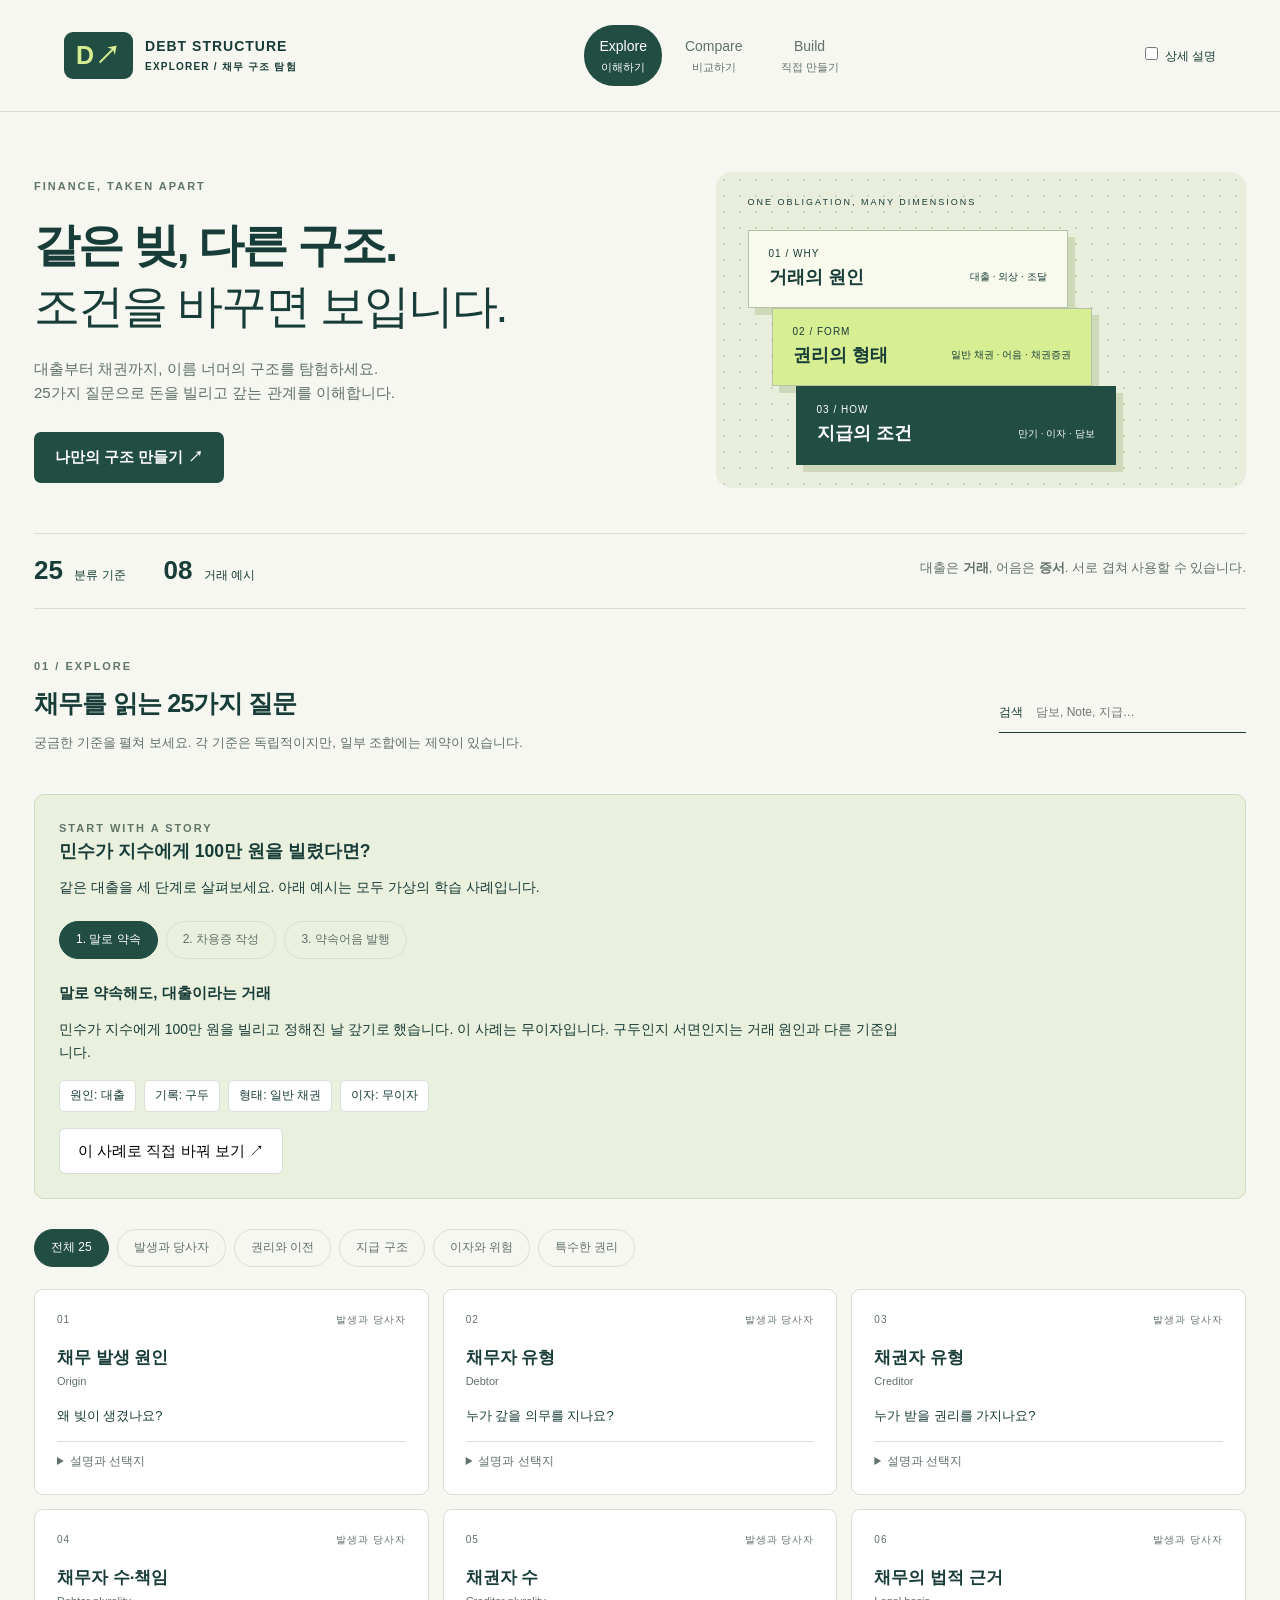
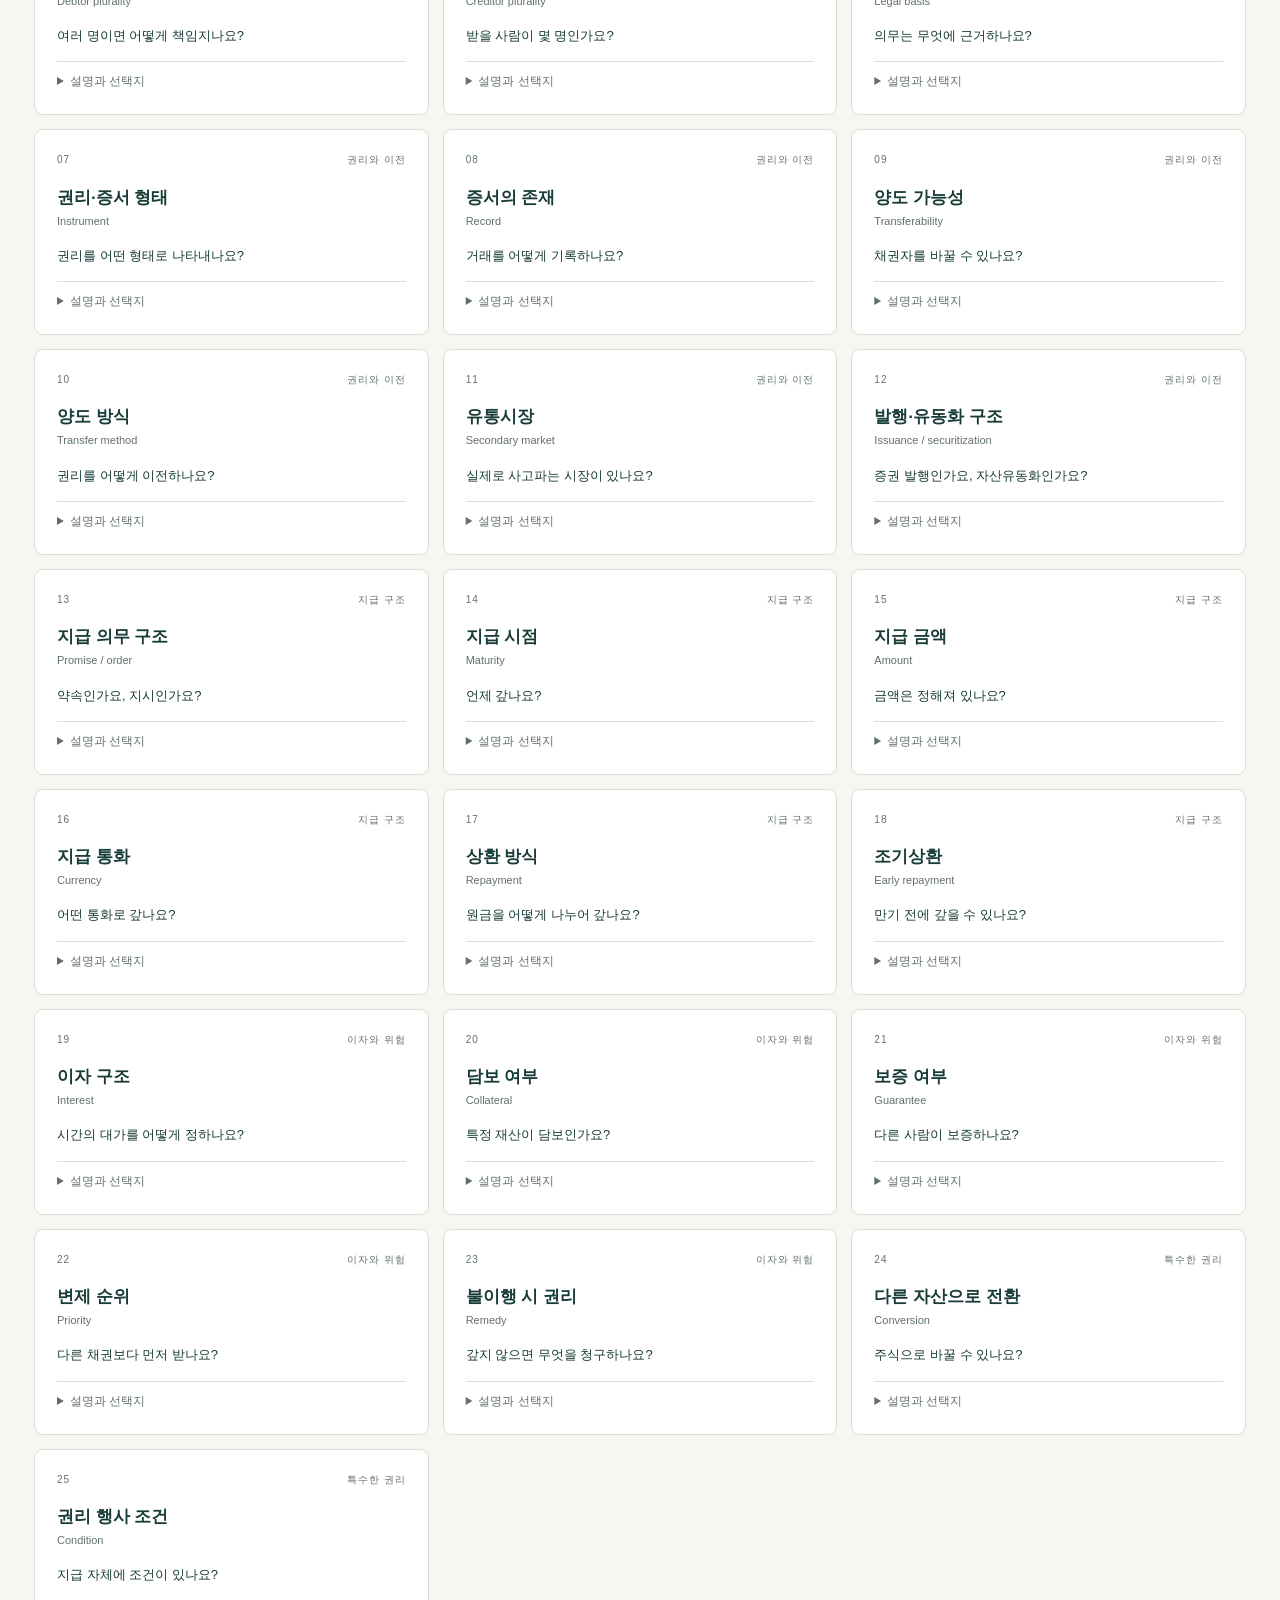
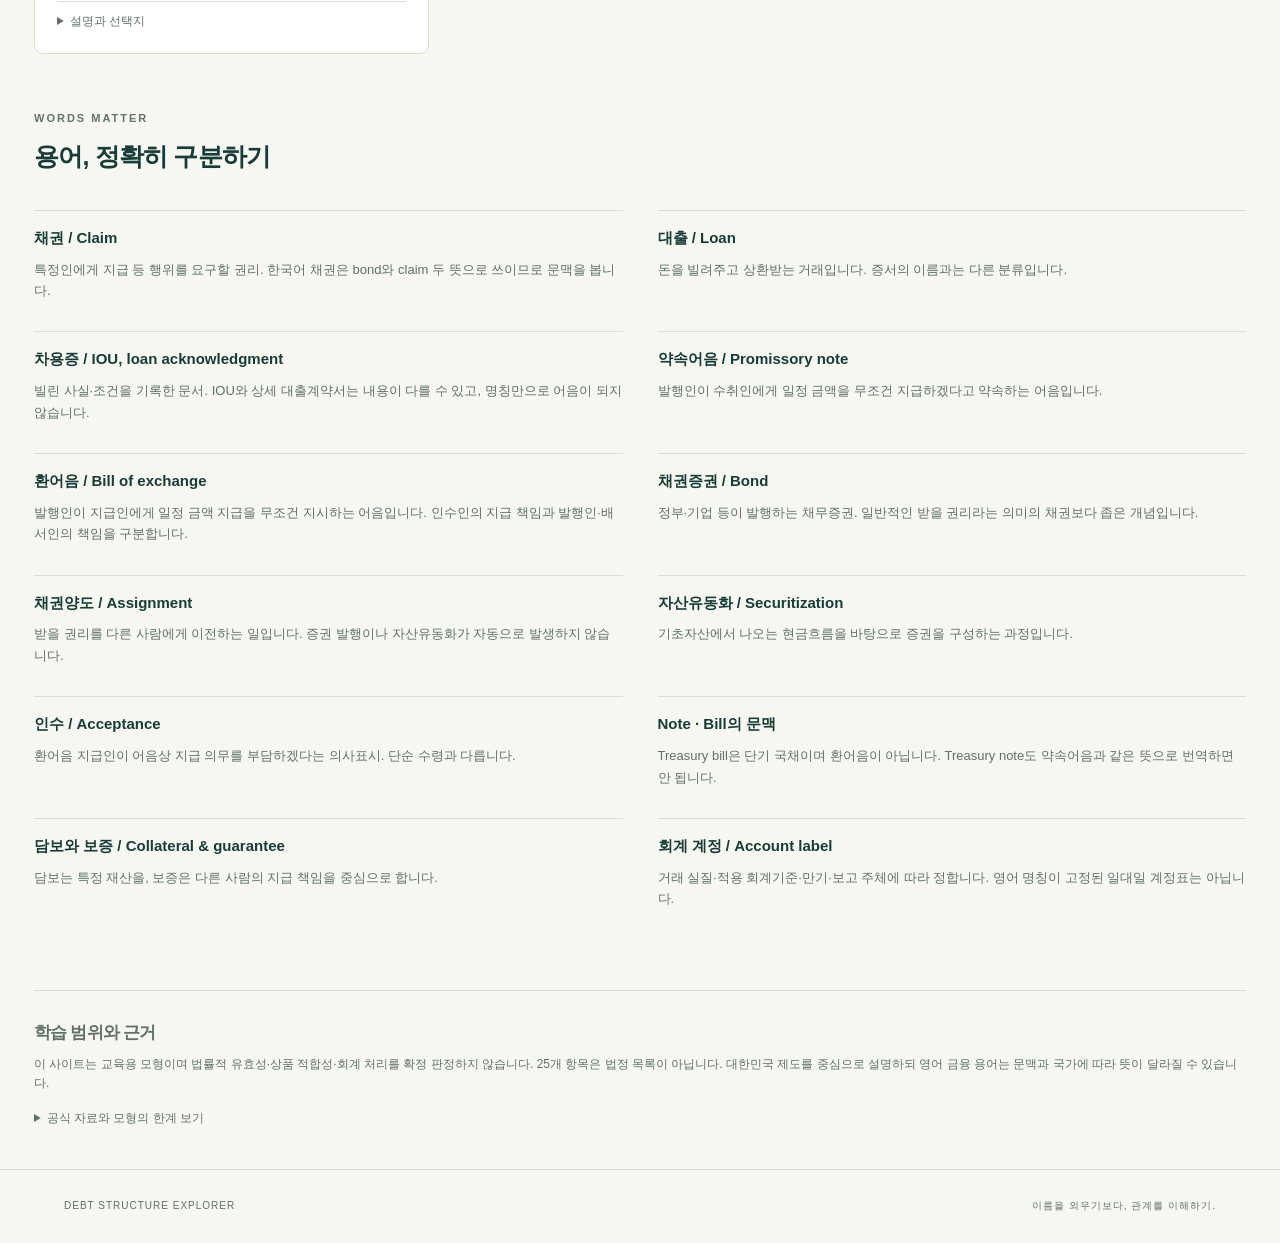
<file: index.html>
<!doctype html><html lang="ko"><head><meta charset="utf-8"><meta name="viewport" content="width=device-width, initial-scale=1"><meta name="description" content="25가지 기준으로 이해하는 채무 구조. 대출, 약속어음, 환어음, 채권을 비교하고 직접 구성하는 한국어 금융 학습 도구."><title>Debt Structure Explorer · 채무 구조 탐험</title><link rel="stylesheet" href="styles.css"><script defer src="data.js"></script><script defer src="app.js"></script><script defer src="learning.js"></script></head><body><a class="skip" href="#main">본문으로 이동</a><header><a class="brand" href="#explore"><span class="logo">D↗</span><span>DEBT STRUCTURE<span class="brand-sub">EXPLORER / 채무 구조 탐험</span></span></a><nav aria-label="주요 메뉴"><button data-tab="explore" aria-current="page">Explore <span>이해하기</span></button><button data-tab="compare">Compare <span>비교하기</span></button><button data-tab="build">Build <span>직접 만들기</span></button></nav><label class="detail-toggle"><input id="detail" type="checkbox"> 상세 설명</label></header><main id="main"><section class="hero"><div><div class="eyebrow">FINANCE, TAKEN APART</div><h1>같은 빚, 다른 구조.<br><span>조건을 바꾸면 보입니다.</span></h1><p>대출부터 채권까지, 이름 너머의 구조를 탐험하세요.<br>25가지 질문으로 돈을 빌리고 갚는 관계를 이해합니다.</p><button class="primary" id="start-build">나만의 구조 만들기 ↗</button></div><div class="hero-art" aria-label="원인, 권리, 지급의 세 층위"><div class="orbit-label">ONE OBLIGATION, MANY DIMENSIONS</div><div class="layer one"><span>01 / WHY</span><b>거래의 원인</b><small>대출 · 외상 · 조달</small></div><div class="layer two"><span>02 / FORM</span><b>권리의 형태</b><small>일반 채권 · 어음 · 채권증권</small></div><div class="layer three"><span>03 / HOW</span><b>지급의 조건</b><small>만기 · 이자 · 담보</small></div></div></section><div class="concept-strip"><span><b>25</b> 분류 기준</span><span><b>08</b> 거래 예시</span><p>대출은 <strong>거래</strong>, 어음은 <strong>증서</strong>.<br class="mobile"> 서로 겹쳐 사용할 수 있습니다.</p></div><section id="explore" class="page"><div class="section-heading"><div><div class="eyebrow">01 / EXPLORE</div><h2>채무를 읽는 25가지 질문</h2><p>궁금한 기준을 펼쳐 보세요. 각 기준은 독립적이지만, 일부 조합에는 제약이 있습니다.</p></div><label class="search">검색 <input id="search" type="search" placeholder="담보, Note, 지급…"></label></div><section id="lesson" class="lesson" aria-labelledby="lesson-title"><div class="eyebrow">START WITH A STORY</div><h3 id="lesson-title">민수가 지수에게 100만 원을 빌렸다면?</h3><p>같은 대출을 세 단계로 살펴보세요. 아래 예시는 모두 가상의 학습 사례입니다.</p><div id="lesson-steps" class="pills"><button data-lesson="0" aria-pressed="true">1. 말로 약속</button><button data-lesson="1" aria-pressed="false">2. 차용증 작성</button><button data-lesson="2" aria-pressed="false">3. 약속어음 발행</button></div><div id="lesson-content" aria-live="polite"></div><button id="lesson-build" class="secondary">이 사례로 직접 바꿔 보기 ↗</button></section><div id="filters" class="pills" aria-label="기준 그룹"></div><div id="field-cards" class="cards"></div><div class="section-heading"><div><div class="eyebrow">WORDS MATTER</div><h2>용어, 정확히 구분하기</h2></div></div><div id="glossary" class="glossary"></div></section><section id="compare" class="page" hidden><div class="section-heading"><div><div class="eyebrow">02 / COMPARE</div><h2>이름이 아닌, 조건을 비교하세요</h2><p>2~4개 예시를 선택하세요. 모든 값은 고정된 법적 성질이 아닌 대표적인 가정입니다.</p></div><label><input id="differences" type="checkbox"> 차이점만 보기</label></div><div id="preset-cards" class="preset-grid"></div><p id="compare-status" role="status"></p><div id="compare-insight" class="lesson" aria-live="polite"></div><div class="table-wrap" tabindex="0" role="region" aria-label="25가지 속성 비교표, 가로 스크롤 가능"><table id="comparison"></table></div><div id="compare-diagrams" class="diagram-grid"></div></section><section id="build" class="page" hidden><div class="section-heading"><div><div class="eyebrow">03 / BUILD</div><h2>나만의 채무 구조 실험실</h2><p>예시에서 시작해 25개 속성을 바꿔 보세요. 선택값은 이 기기에 저장됩니다.</p></div><button id="reset" class="secondary">초기화</button></div><div class="build-layout"><div><label class="preset-label">시작할 예시 <select id="build-preset"></select></label><form id="builder"></form></div><aside><div class="result" id="result-panel" tabindex="-1"><div class="eyebrow">YOUR STRUCTURE</div><h3 id="result-title"></h3><p id="summary"></p><p id="change-explanation" role="status"></p><div id="story" class="story"></div><div id="build-diagram"></div><div class="account"><small>채무자 관점 · 회계 계정 후보</small><strong id="account"></strong><p>적용 기준과 거래 실질을 검토해야 합니다. 기초채무와 어음을 자동으로 이중 계상하지 않습니다. 국채는 정부 회계체계를 따릅니다.</p></div><details class="account-example"><summary>어음 발행 전후, 회계는 어떻게 읽나요?</summary><p>가상의 외상 매입 100만 원: 물건을 받고 나중에 갚기로 하면 매입채무를 인식하는 상황입니다. 이후 지급어음을 발행했다면 기존 채무의 소멸·대체 여부를 검토해 계정을 대체할 수 있습니다. 같은 100만 원을 단순히 두 번 더해 부채 200만 원으로 보지 않습니다.</p><p>어음 교부만으로 기초채무가 언제나 소멸하는 것은 아닙니다. 지급을 위한 교부인지, 기존 채무를 대신하는지와 적용 회계기준을 확인해야 합니다. 이 사례는 분개 확정안이 아닙니다.</p></details><div id="validation" aria-live="polite"></div><button id="export" class="primary">구조 JSON 저장 ↓</button><details><summary>저장할 JSON 미리보기</summary><pre id="json-preview" tabindex="0"></pre></details><p id="save-status" role="status" class="fine"></p></div></aside></div><button id="mobile-result" class="mobile-result" type="button">결과 보기</button></section><section class="sources"><h2>학습 범위와 근거</h2><p>이 사이트는 교육용 모형이며 법률적 유효성·상품 적합성·회계 처리를 확정 판정하지 않습니다. 25개 항목은 법정 목록이 아닙니다. 대한민국 제도를 중심으로 설명하되 영어 금융 용어는 문맥과 국가에 따라 뜻이 달라질 수 있습니다.</p><details><summary>공식 자료와 모형의 한계 보기</summary><ul><li><a href="https://www.law.go.kr/법령/어음법" target="_blank" rel="noopener">국가법령정보센터 · 어음법</a> — 제1조·제75조(어음 요건), 제28조(인수), 제33조(만기), 제77조(준용).</li><li><a href="https://www.law.go.kr/법령/민법/제449조" target="_blank" rel="noopener">민법 제449조</a> 및 제450조 — 양도성과 대항요건.</li><li><a href="https://www.investor.gov/introduction-investing/investing-basics/investment-products/bonds-or-fixed-income-products/bonds" target="_blank" rel="noopener">Investor.gov · Bonds</a> — 채무증권 개념.</li><li><a href="https://www.investor.gov/introduction-investing/investing-basics/glossary/mortgage-backed-securities-and-collateralized" target="_blank" rel="noopener">Investor.gov · Securitization</a> — 기초자산 현금흐름과 증권화.</li></ul><p>예시의 금리·담보·양도·시장 조건은 선택된 가정입니다. 환어음 관계도는 인수 후를 가정하며, 발행인·배서인 등의 소구책임 전체를 그리지는 않습니다. 자산유동화는 별도 도식에서 전형적인 자산 이전형 구조를 설명하며, 모든 유동화 방식이나 법적 요건을 표현하지는 않습니다. 법률 검토나 투자 판단에 필요한 모든 조건을 검사하지 않습니다. 자료 확인: 2026-10-11.</p></details></section></main><footer><span>DEBT STRUCTURE EXPLORER</span><span>이름을 외우기보다, 관계를 이해하기.</span></footer><noscript>이 학습 도구를 사용하려면 JavaScript를 활성화해 주세요.</noscript></body></html>
</file>
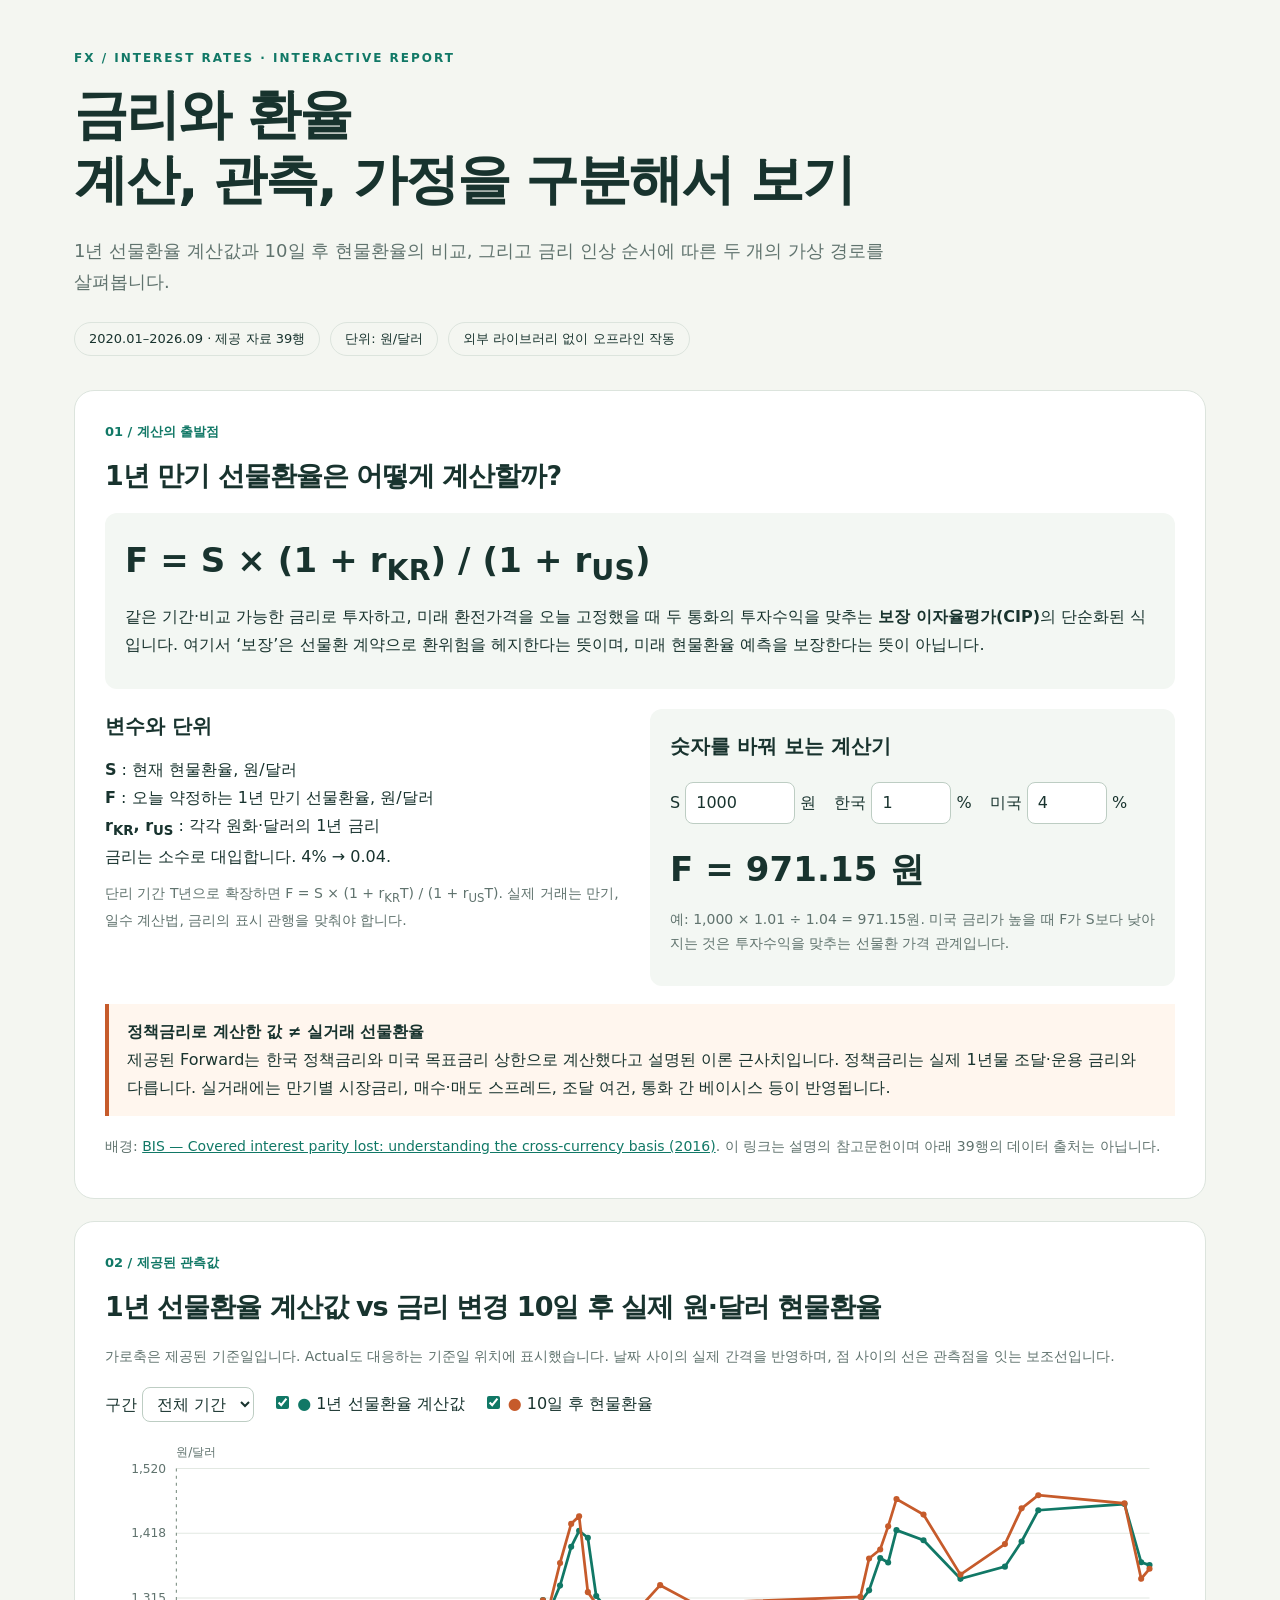
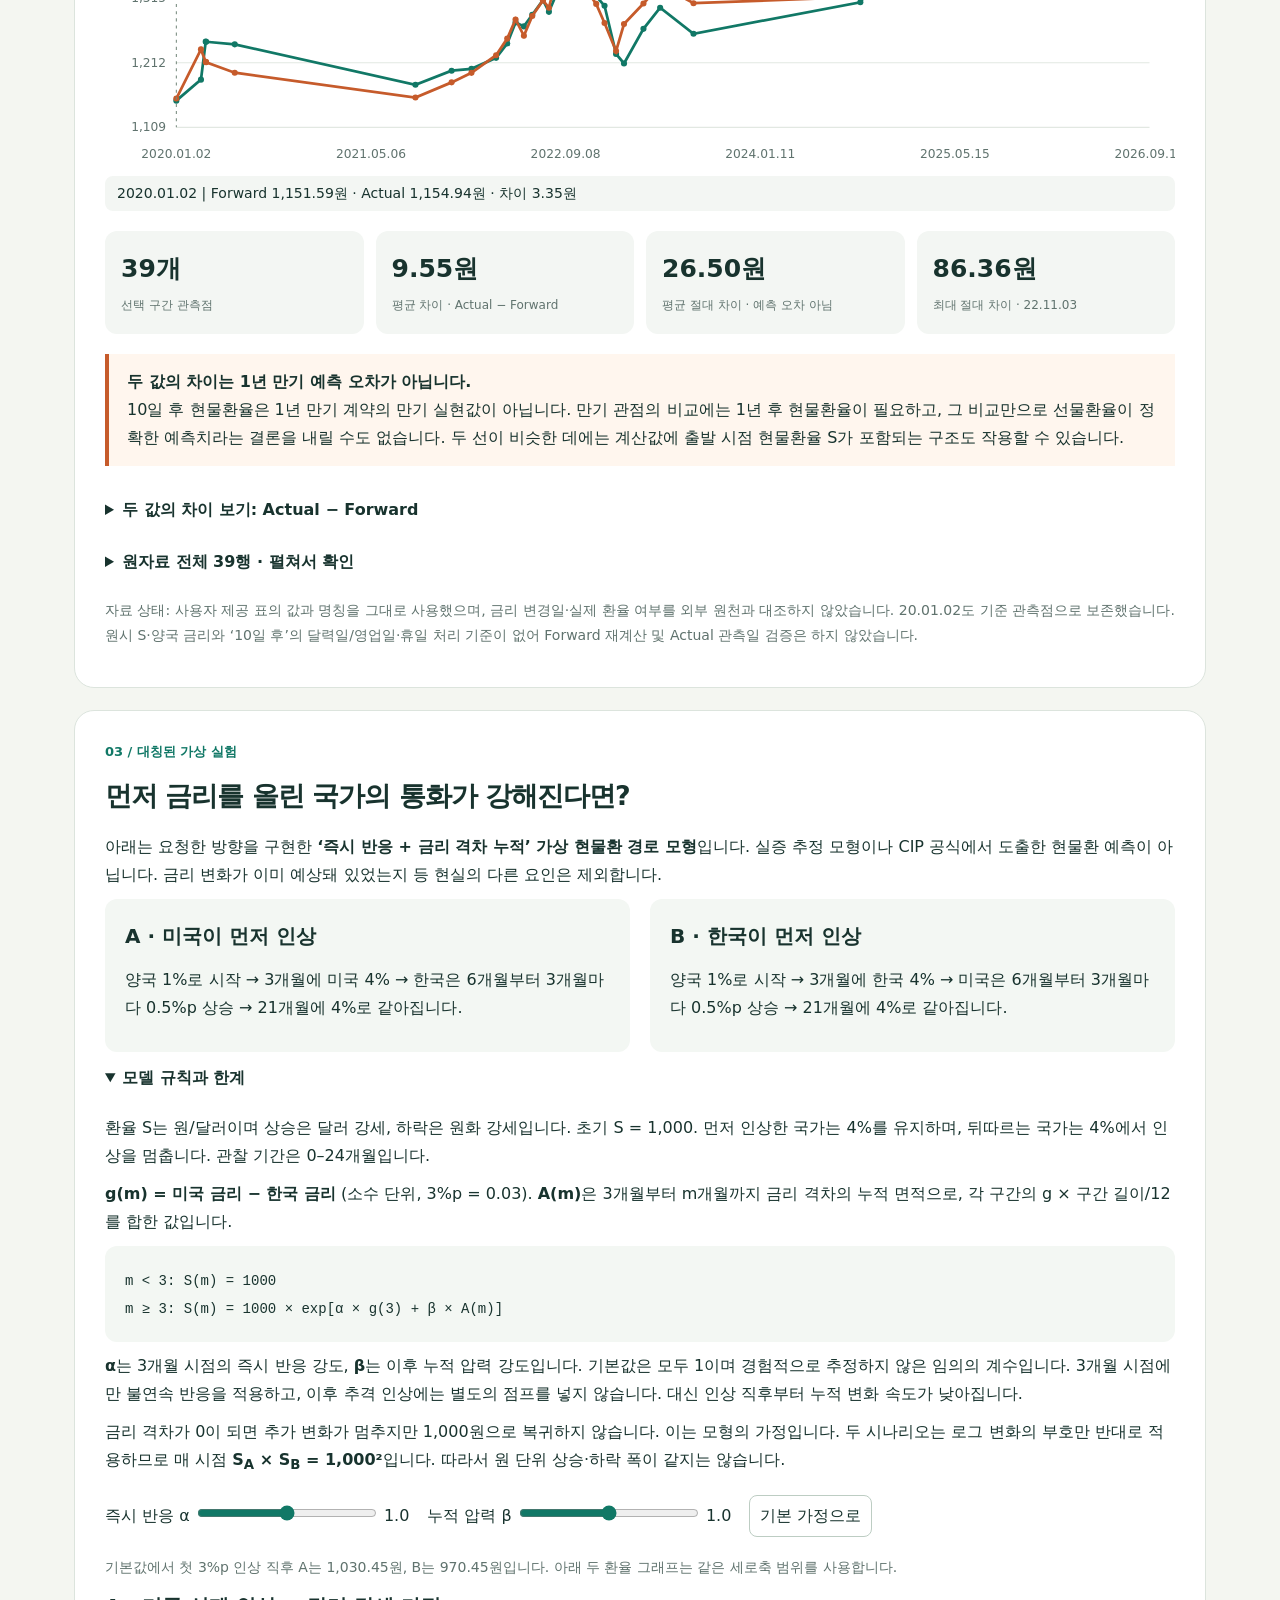
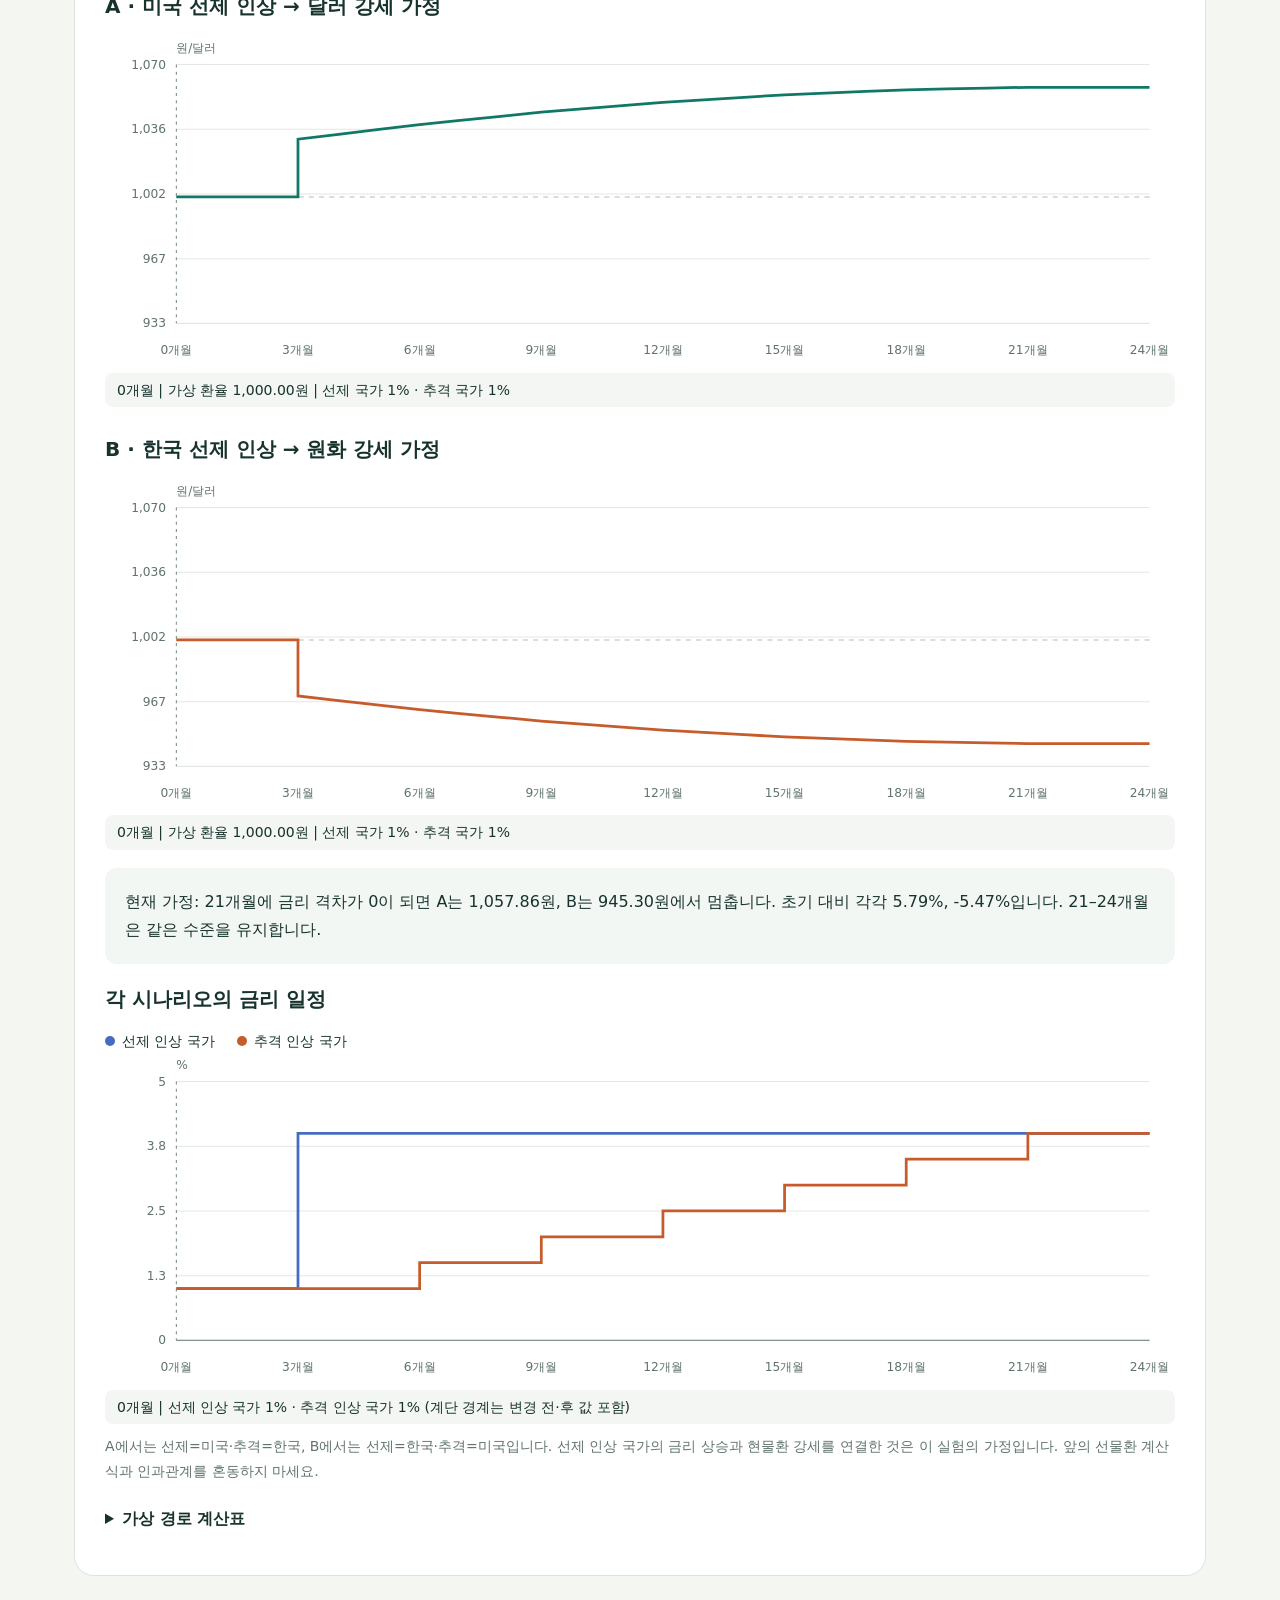
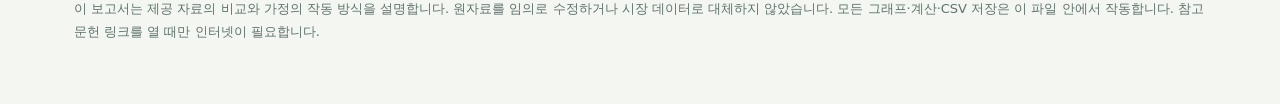
<file: fx-report.html>
<!doctype html><html lang="ko"><head><meta charset="utf-8"><meta name="viewport" content="width=device-width,initial-scale=1"><title>금리와 환율 — 계산, 관측, 가정</title><style>
:root{--ink:#18332e;--muted:#60736e;--paper:#f4f6f1;--line:#dce4dd;--green:#117866;--orange:#c65b2b;--blue:#456cc1}*{box-sizing:border-box}body{margin:0;background:var(--paper);color:var(--ink);font:16px/1.75 system-ui,-apple-system,'Apple SD Gothic Neo','Malgun Gothic',sans-serif}main{max-width:1180px;margin:auto;padding:48px 24px 60px}h1{font-size:clamp(32px,5vw,54px);line-height:1.2;letter-spacing:-2px;margin:14px 0 22px}h2{font-size:27px;letter-spacing:-1px;margin:0 0 14px}h3{font-size:20px;margin:0 0 12px}p{margin:10px 0}.eyebrow{font-size:12px;font-weight:800;letter-spacing:2px;color:var(--green)}.lead{max-width:820px;color:var(--muted);font-size:18px}.tags{display:flex;gap:10px;flex-wrap:wrap;margin:24px 0 34px}.tags span{border:1px solid var(--line);border-radius:30px;padding:5px 14px;font-size:13px}section{background:white;border:1px solid var(--line);border-radius:20px;padding:30px;margin:22px 0}.num{color:var(--green);font-size:13px;font-weight:800;margin-bottom:8px}.grid{display:grid;grid-template-columns:1fr 1fr;gap:20px}.box{background:#f3f7f3;border-radius:12px;padding:20px}.formula{font-size:clamp(22px,3vw,34px);font-weight:650;line-height:1.6;letter-spacing:.1px}.note{color:var(--muted);font-size:14px}.warn{border-left:4px solid var(--orange);background:#fff6ee;padding:14px 18px;margin:18px 0}.controls{display:flex;gap:18px;align-items:center;flex-wrap:wrap;margin:18px 0}button,select,input[type=number]{font:inherit;border:1px solid #bdcdc3;border-radius:8px;padding:6px 10px;background:white;color:var(--ink)}button{cursor:pointer}button:hover{background:#e9f2ec}label{cursor:pointer}input[type=checkbox]{accent-color:var(--green)}input[type=range]{width:180px;accent-color:var(--green)}.legend{font-size:14px;display:flex;gap:22px;flex-wrap:wrap}.dot{display:inline-block;width:10px;height:10px;border-radius:50%;margin-right:7px}.chart{position:relative;overflow:hidden}.chart svg{display:block;width:100%;height:auto;min-height:230px;touch-action:pan-y}.readout{min-height:34px;background:#f3f6f3;border-radius:8px;padding:5px 12px;font-size:14px;font-variant-numeric:tabular-nums}.stats{display:grid;grid-template-columns:repeat(4,1fr);gap:12px;margin:20px 0}.stat{background:#f3f6f3;padding:16px;border-radius:12px}.stat b{display:block;font-size:25px}.stat span{font-size:12px;color:var(--muted)}.scroll{overflow:auto;max-height:490px;border:1px solid var(--line);border-radius:10px}table{border-collapse:collapse;width:100%;white-space:nowrap;font-size:14px;font-variant-numeric:tabular-nums}th,td{padding:9px 16px;border-bottom:1px solid var(--line);text-align:right}th{position:sticky;top:0;background:#edf3ed;z-index:1}th:first-child,td:first-child{text-align:left}summary{cursor:pointer;font-weight:650;padding:12px 0}a{color:var(--green)}footer{color:var(--muted);font-size:13px}code{font-size:14px;white-space:normal}.sr{position:absolute;clip:rect(0,0,0,0)}@media(max-width:700px){main{padding:24px 12px}.grid{grid-template-columns:1fr}section{padding:20px 15px}.stats{grid-template-columns:1fr 1fr}h2{font-size:23px}}@media print{body{background:white}main{padding:0}section{break-inside:avoid;border-radius:0;padding:18px}.controls,button{display:none}.scroll{max-height:none;overflow:visible}details{display:block}.chart svg{min-height:0}footer{break-inside:avoid}}
</style></head><body><main>
<header><div class="eyebrow">FX / INTEREST RATES · INTERACTIVE REPORT</div><h1>금리와 환율<br>계산, 관측, 가정을 구분해서 보기</h1><p class="lead">1년 선물환율 계산값과 10일 후 현물환율의 비교, 그리고 금리 인상 순서에 따른 두 개의 가상 경로를 살펴봅니다.</p><div class="tags"><span>2020.01–2026.09 · 제공 자료 39행</span><span>단위: 원/달러</span><span>외부 라이브러리 없이 오프라인 작동</span></div></header>
<section><div class="num">01 / 계산의 출발점</div><h2>1년 만기 선물환율은 어떻게 계산할까?</h2><div class="box"><div class="formula">F = S × (1 + r<sub>KR</sub>) / (1 + r<sub>US</sub>)</div><p>같은 기간·비교 가능한 금리로 투자하고, 미래 환전가격을 오늘 고정했을 때 두 통화의 투자수익을 맞추는 <strong>보장 이자율평가(CIP)</strong>의 단순화된 식입니다. 여기서 ‘보장’은 선물환 계약으로 환위험을 헤지한다는 뜻이며, 미래 현물환율 예측을 보장한다는 뜻이 아닙니다.</p></div><div class="grid" style="margin-top:20px"><div><h3>변수와 단위</h3><p><b>S</b> : 현재 현물환율, 원/달러<br><b>F</b> : 오늘 약정하는 1년 만기 선물환율, 원/달러<br><b>r<sub>KR</sub>, r<sub>US</sub></b> : 각각 원화·달러의 1년 금리<br>금리는 소수로 대입합니다. 4% → 0.04.</p><p class="note">단리 기간 T년으로 확장하면 F = S × (1 + r<sub>KR</sub>T) / (1 + r<sub>US</sub>T). 실제 거래는 만기, 일수 계산법, 금리의 표시 관행을 맞춰야 합니다.</p></div><div class="box"><h3>숫자를 바꿔 보는 계산기</h3><div class="controls"><label>S <input id="spot" type="number" value="1000" min="1" step="10" style="width:110px"> 원</label><label>한국 <input id="kr" type="number" value="1" min="0" max="30" step="0.5" style="width:80px"> %</label><label>미국 <input id="us" type="number" value="4" min="0" max="30" step="0.5" style="width:80px"> %</label></div><div id="calc" class="formula" aria-live="polite"></div><p class="note">예: 1,000 × 1.01 ÷ 1.04 = 971.15원. 미국 금리가 높을 때 F가 S보다 낮아지는 것은 투자수익을 맞추는 선물환 가격 관계입니다.</p></div></div><div class="warn"><strong>정책금리로 계산한 값 ≠ 실거래 선물환율</strong><br>제공된 Forward는 한국 정책금리와 미국 목표금리 상한으로 계산했다고 설명된 이론 근사치입니다. 정책금리는 실제 1년물 조달·운용 금리와 다릅니다. 실거래에는 만기별 시장금리, 매수·매도 스프레드, 조달 여건, 통화 간 베이시스 등이 반영됩니다.</div><p class="note">배경: <a href="https://www.bis.org/publications/qr-201609/covered-interest-parity-lost-understanding-cross-currency-basis" target="_blank" rel="noopener">BIS — Covered interest parity lost: understanding the cross-currency basis (2016)</a>. 이 링크는 설명의 참고문헌이며 아래 39행의 데이터 출처는 아닙니다.</p></section>
<section><div class="num">02 / 제공된 관측값</div><h2>1년 선물환율 계산값 vs 금리 변경 10일 후 실제 원·달러 현물환율</h2><p class="note">가로축은 제공된 기준일입니다. Actual도 대응하는 기준일 위치에 표시했습니다. 날짜 사이의 실제 간격을 반영하며, 점 사이의 선은 관측점을 잇는 보조선입니다.</p><div class="controls"><label>구간 <select id="period"><option value="all">전체 기간</option><option value="2020">2020</option><option value="2021">2021</option><option value="2022">2022</option><option value="2023">2023</option><option value="2024">2024</option><option value="2025">2025</option><option value="2026">2026</option></select></label><label><input id="showF" type="checkbox" checked> <span style="color:var(--green)">●</span> 1년 선물환율 계산값</label><label><input id="showA" type="checkbox" checked> <span style="color:var(--orange)">●</span> 10일 후 현물환율</label></div><div id="history" class="chart"></div><div id="historyRead" class="readout">그래프 위에 마우스를 올리거나 터치하면 날짜와 수치가 표시됩니다. 키보드: 그래프 선택 후 ← →.</div><div id="stats" class="stats"></div><div class="warn"><strong>두 값의 차이는 1년 만기 예측 오차가 아닙니다.</strong><br>10일 후 현물환율은 1년 만기 계약의 만기 실현값이 아닙니다. 만기 관점의 비교에는 1년 후 현물환율이 필요하고, 그 비교만으로 선물환율이 정확한 예측치라는 결론을 내릴 수도 없습니다. 두 선이 비슷한 데에는 계산값에 출발 시점 현물환율 S가 포함되는 구조도 작용할 수 있습니다.</div><details><summary>두 값의 차이 보기: Actual − Forward</summary><p class="note">양수는 Actual이 더 높다는 뜻입니다. 서로 다른 기간의 값을 비교한 ‘차이’이며 예측 성과 지표로 해석하지 않습니다.</p><div id="difference" class="chart"></div><div id="differenceRead" class="readout"></div></details><details><summary>원자료 전체 39행 · 펼쳐서 확인</summary><p class="note">사용자 제공 날짜·Forward·Actual을 그대로 보존했습니다. 원자료 표와 CSV는 위 기간 필터와 관계없이 항상 전체 39행입니다.</p><button id="csv">원자료 CSV 저장</button><div class="scroll" style="margin-top:12px"><table><thead><tr><th>Date (제공 표기)</th><th>Forward</th><th>Actual</th></tr></thead><tbody id="raw"></tbody></table></div></details><p class="note">자료 상태: 사용자 제공 표의 값과 명칭을 그대로 사용했으며, 금리 변경일·실제 환율 여부를 외부 원천과 대조하지 않았습니다. 20.01.02도 기준 관측점으로 보존했습니다. 원시 S·양국 금리와 ‘10일 후’의 달력일/영업일·휴일 처리 기준이 없어 Forward 재계산 및 Actual 관측일 검증은 하지 않았습니다.</p></section>
<section><div class="num">03 / 대칭된 가상 실험</div><h2>먼저 금리를 올린 국가의 통화가 강해진다면?</h2><p>아래는 요청한 방향을 구현한 <strong>‘즉시 반응 + 금리 격차 누적’ 가상 현물환 경로 모형</strong>입니다. 실증 추정 모형이나 CIP 공식에서 도출한 현물환 예측이 아닙니다. 금리 변화가 이미 예상돼 있었는지 등 현실의 다른 요인은 제외합니다.</p><div class="grid"><div class="box"><h3>A · 미국이 먼저 인상</h3><p>양국 1%로 시작 → 3개월에 미국 4% → 한국은 6개월부터 3개월마다 0.5%p 상승 → 21개월에 4%로 같아집니다.</p></div><div class="box"><h3>B · 한국이 먼저 인상</h3><p>양국 1%로 시작 → 3개월에 한국 4% → 미국은 6개월부터 3개월마다 0.5%p 상승 → 21개월에 4%로 같아집니다.</p></div></div><details open><summary>모델 규칙과 한계</summary><p>환율 S는 원/달러이며 상승은 달러 강세, 하락은 원화 강세입니다. 초기 S = 1,000. 먼저 인상한 국가는 4%를 유지하며, 뒤따르는 국가는 4%에서 인상을 멈춥니다. 관찰 기간은 0–24개월입니다.</p><p><b>g(m) = 미국 금리 − 한국 금리</b> (소수 단위, 3%p = 0.03). <b>A(m)</b>은 3개월부터 m개월까지 금리 격차의 누적 면적으로, 각 구간의 g × 구간 길이/12를 합한 값입니다.</p><div class="box"><code>m &lt; 3: S(m) = 1000<br>m ≥ 3: S(m) = 1000 × exp[α × g(3) + β × A(m)]</code></div><p><b>α</b>는 3개월 시점의 즉시 반응 강도, <b>β</b>는 이후 누적 압력 강도입니다. 기본값은 모두 1이며 경험적으로 추정하지 않은 임의의 계수입니다. 3개월 시점에만 불연속 반응을 적용하고, 이후 추격 인상에는 별도의 점프를 넣지 않습니다. 대신 인상 직후부터 누적 변화 속도가 낮아집니다.</p><p>금리 격차가 0이 되면 추가 변화가 멈추지만 1,000원으로 복귀하지 않습니다. 이는 모형의 가정입니다. 두 시나리오는 로그 변화의 부호만 반대로 적용하므로 매 시점 <b>S<sub>A</sub> × S<sub>B</sub> = 1,000²</b>입니다. 따라서 원 단위 상승·하락 폭이 같지는 않습니다.</p></details><div class="controls"><label>즉시 반응 α <input id="alpha" type="range" min="0" max="2" step="0.1" value="1"> <output id="alphaValue">1.0</output></label><label>누적 압력 β <input id="beta" type="range" min="0" max="2" step="0.1" value="1"> <output id="betaValue">1.0</output></label><button id="reset">기본 가정으로</button></div><p class="note">기본값에서 첫 3%p 인상 직후 A는 1,030.45원, B는 970.45원입니다. 아래 두 환율 그래프는 같은 세로축 범위를 사용합니다.</p><h3>A · 미국 선제 인상 → 달러 강세 가정</h3><div id="scenarioA" class="chart"></div><div id="scenarioARead" class="readout"></div><h3 style="margin-top:25px">B · 한국 선제 인상 → 원화 강세 가정</h3><div id="scenarioB" class="chart"></div><div id="scenarioBRead" class="readout"></div><div id="scenarioSummary" class="box" style="margin:18px 0" aria-live="polite"></div><h3>각 시나리오의 금리 일정</h3><div class="legend"><span><i class="dot" style="background:var(--blue)"></i>선제 인상 국가</span><span><i class="dot" style="background:var(--orange)"></i>추격 인상 국가</span></div><div id="rates" class="chart"></div><div id="ratesRead" class="readout"></div><p class="note">A에서는 선제=미국·추격=한국, B에서는 선제=한국·추격=미국입니다. 선제 인상 국가의 금리 상승과 현물환 강세를 연결한 것은 이 실험의 가정입니다. 앞의 선물환 계산식과 인과관계를 혼동하지 마세요.</p><details><summary>가상 경로 계산표</summary><div class="scroll"><table><thead><tr><th>시점</th><th>선제 금리</th><th>추격 금리</th><th>A 원/달러</th><th>B 원/달러</th></tr></thead><tbody id="scenarioTable"></tbody></table></div></details></section>
<footer>이 보고서는 제공 자료의 비교와 가정의 작동 방식을 설명합니다. 원자료를 임의로 수정하거나 시장 데이터로 대체하지 않았습니다. 모든 그래프·계산·CSV 저장은 이 파일 안에서 작동합니다. 참고문헌 링크를 열 때만 인터넷이 필요합니다.</footer></main>
<script>
'use strict';
const raw=`20.01.02,1151.59,1154.94
20.03.04,1184.96,1233.03
20.03.16,1245.33,1213.2
20.03.17,1245.16,1212.74
20.05.28,1241.1,1195.96
21.08.26,1176.84,1156.54
21.11.25,1199.2,1180.65
22.01.14,1202.13,1195.76
22.03.17,1219.64,1223.8
22.04.14,1242.47,1250.21
22.05.05,1275.96,1280.63
22.05.26,1269.6,1254.61
22.06.16,1287.91,1286.05
22.07.13,1311.39,1310.86
22.07.28,1292.72,1299.2
22.08.25,1334.4,1370.38
22.09.22,1396.02,1432.58
22.10.12,1421.45,1444.6
22.11.03,1410.36,1324
22.11.24,1317.78,1305.35
22.12.15,1302.33,1274.9
23.01.13,1225.85,1230.3
23.02.02,1210.63,1273.29
23.03.23,1265.65,1306.05
23.05.04,1299.18,1335.06
23.07.27,1257.88,1306.44
24.09.19,1307.84,1316.51
24.10.11,1326.83,1377.46
24.11.08,1378.18,1391.81
24.11.28,1371.01,1428.52
24.12.19,1422.43,1472.04
25.02.25,1406.53,1447.17
25.05.29,1345.15,1351.86
25.09.18,1364.45,1400.33
25.10.30,1404.47,1457.09
25.12.11,1454.12,1477.94
26.07.16,1463.98,1465.15
26.08.27,1371.4,1345.34
26.09.17,1366.92,1361.05`;
const $=id=>document.getElementById(id),fmt=n=>n.toLocaleString('ko-KR',{minimumFractionDigits:2,maximumFractionDigits:2});
const data=raw.split('\n').map(row=>{let [date,f,a]=row.split(',');return {date,f:+f,a:+a,x:Date.parse('20'+date.replaceAll('.','-')+'T00:00:00Z'),diff:+a-+f}});
$('raw').innerHTML=raw.split('\n').map(r=>'<tr>'+r.split(',').map(v=>'<td>'+v+'</td>').join('')+'</tr>').join('');
$('csv').onclick=()=>{const url=URL.createObjectURL(new Blob(['\ufeffDate,Forward,Actual\r\n'+raw.replaceAll('\n','\r\n')],{type:'text/csv;charset=utf-8'}));let a=document.createElement('a');a.href=url;a.download='fx-original-39.csv';a.click();setTimeout(()=>URL.revokeObjectURL(url),1000)};
function calc(){let s=+$('spot').value,k=+$('kr').value,u=+$('us').value;$('calc').textContent=s>0&&k>=0&&u>=0&&['spot','kr','us'].every(id=>$(id).value!=='')?'F = '+fmt(s*(1+k/100)/(1+u/100))+' 원':'유효한 양수 환율과 0 이상의 금리를 입력하세요.'}['spot','kr','us'].forEach(id=>$(id).oninput=calc);calc();
function chart(id,points,series,opts={}){const w=1050,h=330,L=70,R=25,T=28,B=48;let xs=points.map(p=>p.x),vals=series.flatMap(s=>points.map(p=>p[s.key]));let xmin=Math.min(...xs),xmax=Math.max(...xs);if(xmin===xmax){xmin-=864e5;xmax+=864e5}let lo=opts.min??Math.min(...vals),hi=opts.max??Math.max(...vals);if(!Number.isFinite(lo)){lo=0;hi=1}let pad=(hi-lo||10)*.13;if(opts.min===undefined)lo-=pad;if(opts.max===undefined)hi+=pad;let X=x=>L+(x-xmin)/(xmax-xmin)*(w-L-R),Y=y=>h-B-(y-lo)/(hi-lo)*(h-T-B);let svg=`<svg viewBox="0 0 ${w} ${h}" role="img" tabindex="0" aria-label="${opts.title||id}. 좌우 방향키로 관측점 탐색"><title>${opts.title||id}</title><text x="${L}" y="16" fill="#60736e" font-size="12">${opts.unit||'원/달러'}</text>`;for(let i=0;i<=4;i++){let y=lo+(hi-lo)*i/4;svg+=`<line x1="${L}" x2="${w-R}" y1="${Y(y)}" y2="${Y(y)}" stroke="#e2e8e2"/><text x="${L-10}" y="${Y(y)+4}" text-anchor="end" font-size="12" fill="#60736e">${y.toLocaleString('ko-KR',{maximumFractionDigits:opts.unit==='%'?1:0})}</text>`}let ticks=opts.ticks||Array.from({length:6},(_,i)=>xmin+(xmax-xmin)*i/5);ticks.forEach(v=>{svg+=`<text x="${X(v)}" y="${h-18}" text-anchor="middle" font-size="12" fill="#60736e">${opts.date?new Date(v).toISOString().slice(0,10).replaceAll('-','.'):v+'개월'}</text>`});if(lo<=0&&hi>=0)svg+=`<line x1="${L}" x2="${w-R}" y1="${Y(0)}" y2="${Y(0)}" stroke="#82938b"/>`;if(opts.base)svg+=`<line x1="${L}" x2="${w-R}" y1="${Y(opts.base)}" y2="${Y(opts.base)}" stroke="#b4beb8" stroke-dasharray="5 5"/>`;series.forEach(s=>{svg+=`<path d="${points.map((p,i)=>(i?'L':'M')+X(p.x)+','+Y(p[s.key])).join(' ')}" fill="none" stroke="${s.color}" stroke-width="2.7"/>`;if(opts.dots)points.forEach(p=>svg+=`<circle cx="${X(p.x)}" cy="${Y(p[s.key])}" r="3" fill="${s.color}"/>`)});svg+=`<line class="cursor" x1="${L}" x2="${L}" y1="${T}" y2="${h-B}" stroke="#74887b" stroke-dasharray="3 4" visibility="hidden"/></svg>`;$(id).innerHTML=svg;let el=$(id).querySelector('svg'),idx=0;function show(i){idx=Math.max(0,Math.min(points.length-1,i));let p=points[idx],c=el.querySelector('.cursor');c.setAttribute('x1',X(p.x));c.setAttribute('x2',X(p.x));c.setAttribute('visibility','visible');$(id+'Read').textContent=opts.describe?opts.describe(p):(p.date+' | '+series.map(s=>s.name+' '+fmt(p[s.key])+'원').join(' · '));}el.onpointermove=e=>{let r=el.getBoundingClientRect(),x=xmin+((e.clientX-r.left)/r.width*w-L)/(w-L-R)*(xmax-xmin);show(points.reduce((best,p,i)=>Math.abs(p.x-x)<Math.abs(points[best].x-x)?i:best,0))};el.onkeydown=e=>{if(e.key==='ArrowLeft'||e.key==='ArrowRight'){e.preventDefault();show(idx+(e.key==='ArrowRight'?1:-1))}};el.onfocus=()=>show(idx);show(0);}
function history(){let d=data.filter(p=>$('period').value==='all'||new Date(p.x).getUTCFullYear()===$('period').value*1),series=[];if($('showF').checked)series.push({key:'f',name:'Forward',color:'#117866'});if($('showA').checked)series.push({key:'a',name:'Actual',color:'#c65b2b'});chart('history',d,series,{date:true,dots:true,title:'1년 선물환율 계산값과 10일 후 현물환율',describe:p=>`20${p.date} | Forward ${fmt(p.f)}원 · Actual ${fmt(p.a)}원 · 차이 ${fmt(p.diff)}원`});chart('difference',d,[{key:'diff',name:'Actual − Forward',color:'#456cc1'}],{date:true,dots:true,title:'두 값의 차이'});let mean=d.reduce((s,p)=>s+p.diff,0)/d.length,abs=d.reduce((s,p)=>s+Math.abs(p.diff),0)/d.length,max=d.reduce((a,b)=>Math.abs(a.diff)>Math.abs(b.diff)?a:b);$('stats').innerHTML=[[d.length+'개','선택 구간 관측점'],[fmt(mean)+'원','평균 차이 · Actual − Forward'],[fmt(abs)+'원','평균 절대 차이 · 예측 오차 아님'],[fmt(Math.abs(max.diff))+'원','최대 절대 차이 · '+max.date]].map(([v,t])=>`<div class="stat"><b>${v}</b><span>${t}</span></div>`).join('')}
['period','showF','showA'].forEach(id=>$(id).onchange=history);history();
function follow(m){return m<6?1:Math.min(4,1+.5*(Math.floor((m-6)/3)+1))}
function model(m,alpha,beta,before=false){let area=0;for(let start=3;start<21;start+=3)area+=(4-follow(start))/100*Math.max(0,Math.min(m-start,3))/12;let log=(m<3||before?0:alpha*.03+beta*area);return {x:m,a:1000*Math.exp(log),b:1000*Math.exp(-log),lead:m<3||before?1:4,follow:follow(m),label:before?'3개월 인상 직전':m+'개월'}}
function scenarios(){let a=+$('alpha').value,b=+$('beta').value;$('alphaValue').textContent=a.toFixed(1);$('betaValue').textContent=b.toFixed(1);let points=[model(0,a,b),model(3,a,b,true)];for(let m=3;m<=24;m++)points.push(model(m,a,b));points[1].label='3개월 인상 직전';let all=points.flatMap(p=>[p.a,p.b]),min=Math.min(...all)-12,max=Math.max(...all)+12,opts={min,max,base:1000,ticks:[0,3,6,9,12,15,18,21,24]};for(let [id,key,color] of [['scenarioA','a','#117866'],['scenarioB','b','#c65b2b']])chart(id,points,[{key,color}],{...opts,title:key==='a'?'미국 선제 인상 가상 경로':'한국 선제 인상 가상 경로',describe:p=>`${p.label} | 가상 환율 ${fmt(p[key])}원 | 선제 국가 ${p.lead}% · 추격 국가 ${p.follow}%`});let end=model(21,a,b);$('scenarioSummary').textContent=`현재 가정: 21개월에 금리 격차가 0이 되면 A는 ${fmt(end.a)}원, B는 ${fmt(end.b)}원에서 멈춥니다. 초기 대비 각각 ${fmt((end.a/1000-1)*100)}%, ${fmt((end.b/1000-1)*100)}%입니다. 21–24개월은 같은 수준을 유지합니다.`;let rates=[{x:0,lead:1,follow:1}];for(let m=3;m<=24;m+=3){let prev=rates[rates.length-1];rates.push({x:m,lead:prev.lead,follow:prev.follow});rates.push({x:m,lead:4,follow:follow(m)})}chart('rates',rates,[{key:'lead',color:'#456cc1'},{key:'follow',color:'#c65b2b'}],{min:0,max:5,unit:'%',ticks:[0,3,6,9,12,15,18,21,24],title:'선제 및 추격 국가의 금리 일정',describe:p=>`${p.x}개월 | 선제 인상 국가 ${p.lead}% · 추격 인상 국가 ${p.follow}% (계단 경계는 변경 전·후 값 포함)`});$('scenarioTable').innerHTML=[0,3,6,9,12,15,18,21,24].map(m=>{let p=model(m,a,b);return `<tr><td>${m}개월${m===3?' (인상 직후)':''}</td><td>${p.lead}%</td><td>${p.follow}%</td><td>${fmt(p.a)}</td><td>${fmt(p.b)}</td></tr>`}).join('')}
['alpha','beta'].forEach(id=>$(id).oninput=scenarios);$('reset').onclick=()=>{$('alpha').value=$('beta').value=1;scenarios()};scenarios();
</script></body></html>
</file>
<file: styles.css>
:root{--ink:#183c37;--muted:#61706a;--paper:#f6f7f1;--line:#d8dfd5;--lime:#d7ee92;--green:#214d42}*{box-sizing:border-box}body{margin:0;background:var(--paper);color:var(--ink);font-family:Arial,'Apple SD Gothic Neo','Malgun Gothic',sans-serif;font-size:15px;line-height:1.65}button,input,select{font:inherit}button,a,input,select,summary{-webkit-tap-highlight-color:transparent}button{cursor:pointer}button:focus-visible,a:focus-visible,input:focus-visible,select:focus-visible,summary:focus-visible,[tabindex]:focus-visible{outline:3px solid #bd691d;outline-offset:4px}button{border:0}header{max-width:1440px;margin:auto;display:flex;align-items:center;justify-content:space-between;gap:28px;padding:25px 5%;border-bottom:1px solid var(--line)}.brand{display:flex;gap:12px;align-items:center;font-weight:800;font-size:14px;letter-spacing:1px;text-decoration:none;color:var(--ink);line-height:1.4}.brand-sub{display:block;font-size:10px;letter-spacing:1.2px;margin-top:4px}.logo{font-size:25px;background:var(--green);color:var(--lime);padding:6px 12px;border-radius:9px}nav{display:flex;gap:8px}nav button{padding:10px 15px;background:none;border-radius:30px;color:var(--muted);font-size:14px}nav button span{display:block;font-size:11px}nav button[aria-current]{background:var(--green);color:white}.detail-toggle{font-size:12px;white-space:nowrap}input[type=checkbox]{accent-color:var(--green)}main{max-width:1280px;margin:auto;padding:0 34px}.hero{padding:60px 0 45px;display:grid;grid-template-columns:1.2fr 1fr;gap:45px;align-items:center}.eyebrow{font-size:11px;letter-spacing:2px;font-weight:800;color:#607568}h1{font-size:clamp(32px,3.6vw,48px);letter-spacing:-2px;line-height:1.32;margin:20px 0}h1 span{font-weight:400}.hero p{color:var(--muted);margin:20px 0 26px}.primary{background:var(--green);color:white;padding:13px 21px;border-radius:7px;font-weight:600}.primary:hover{background:#326b57}.secondary{background:white;border:1px solid var(--line);border-radius:6px;padding:10px 18px}.hero-art{background:#e8eddc;min-height:300px;border-radius:16px;padding:23px 32px;position:relative;overflow:hidden;background-image:radial-gradient(#cad4bd 1px,transparent 1px);background-size:16px 16px}.orbit-label{font-size:9px;letter-spacing:2px;margin-bottom:20px}.layer{padding:15px 20px;border:1px solid #b5c3a5;background:#f8faed;box-shadow:7px 7px 0 #ced9ba;max-width:320px;display:grid;grid-template-columns:1fr auto;gap:0 15px}.layer span{font-size:10px;grid-column:1/-1;letter-spacing:1px}.layer b{font-size:18px}.layer small{font-size:10px;align-self:center}.two{margin-left:24px;background:var(--lime)}.three{margin-left:48px;background:var(--green);color:white;border-color:var(--green)}.concept-strip{border-top:1px solid var(--line);border-bottom:1px solid var(--line);display:flex;align-items:center;gap:38px;padding:15px 0}.concept-strip b{font-size:26px;margin-right:8px}.concept-strip span{font-size:12px}.concept-strip p{margin-left:auto;font-size:13px;color:var(--muted)}.mobile{display:none}.page{padding-top:48px}.section-heading{display:flex;align-items:center;justify-content:space-between;gap:25px;margin-bottom:25px}h2{font-size:25px;letter-spacing:-.8px;margin:8px 0}p{margin:8px 0 15px}.section-heading p{font-size:13px;color:var(--muted)}input[type=search]{width:220px;border:0;background:transparent;padding:10px}.search{border-bottom:1px solid var(--ink);font-size:12px}.pills{display:flex;gap:8px;flex-wrap:wrap;margin:22px 0}.pills button{border:1px solid var(--line);padding:8px 16px;border-radius:25px;background:transparent;color:var(--muted);font-size:12px}.pills button.active{background:var(--green);color:white;border-color:var(--green)}.cards{display:grid;grid-template-columns:repeat(3,1fr);gap:14px;margin-bottom:55px}.field-card{background:white;border:1px solid var(--line);border-radius:9px;padding:22px}.field-top{display:flex;justify-content:space-between;font-size:10px;color:var(--muted);letter-spacing:1px}.field-card h3{font-size:17px;margin:15px 0 0}.english{font-size:11px;color:var(--muted)}.field-card p{font-size:13px;margin-top:15px}.field-card details{font-size:12px;color:var(--muted);border-top:1px solid var(--line);padding-top:10px}.field-card summary{cursor:pointer}.options{color:var(--green);font-size:12px}.glossary{display:grid;grid-template-columns:1fr 1fr;gap:0 35px}.glossary article{border-top:1px solid var(--line);padding:15px 0}.glossary h3{font-size:15px;margin:0 0 7px}.glossary p{font-size:13px;color:var(--muted)}.preset-grid{display:grid;grid-template-columns:repeat(4,1fr);gap:12px}.preset{padding:18px;text-align:left;border:1px solid var(--line);border-radius:9px;background:white;color:var(--ink)}.preset[aria-pressed=true]{border:2px solid var(--green);padding:17px;background:#eaf1df}.preset b,.preset small{display:block}.preset small{font-size:11px;color:var(--muted)}.preset p{font-size:12px;margin:10px 0 0}.table-wrap{overflow:auto;border:1px solid var(--line);border-radius:9px;background:white}table{border-collapse:collapse;min-width:640px;width:100%;font-size:13px}th,td{padding:14px;text-align:left;border-bottom:1px solid var(--line);min-width:145px}thead th{background:var(--green);color:white}tbody th{background:#f0f3e9}tr.diff td{background:#f3f8e6}caption{text-align:left;padding:12px;color:var(--muted)}.diagram-grid{display:grid;grid-template-columns:repeat(2,1fr);gap:18px;margin:25px 0}.diagram-panel{background:white;border:1px solid var(--line);padding:18px;border-radius:9px}.diagram-panel h3{margin:0}.diagram-panel p{font-size:12px;color:var(--muted)}svg{width:100%;height:auto;display:block;margin:15px 0}svg text{font-family:inherit;fill:var(--ink)}.build-layout{display:grid;grid-template-columns:1.3fr 1fr;gap:30px}.preset-label{display:block;background:#e8eddf;padding:18px;border-radius:8px}.preset-label select{margin-top:8px;width:100%}select{padding:9px;border:1px solid #bac9b7;border-radius:5px;background:white;color:var(--ink);width:100%}fieldset{margin:20px 0;border:1px solid var(--line);border-radius:8px;padding:20px;display:grid;grid-template-columns:1fr 1fr;gap:20px;background:white}legend{font-weight:bold;font-size:15px;padding:0 7px}.control label{display:block;font-size:13px;margin-bottom:7px}.control .english{display:block}.control p{font-size:12px;color:var(--muted)}.result{background:white;border:1px solid var(--line);border-radius:10px;padding:26px;position:sticky;top:20px}.result h3{font-size:26px;margin:8px 0}.result p{font-size:13px}.account{background:#f0f4e8;padding:16px;border-radius:7px;margin-bottom:20px}.account small,.account strong{display:block}.account strong{margin:7px 0;font-size:15px}.account p,.fine{font-size:11px!important;color:var(--muted)}.alert{border-left:3px solid #c47b36;background:#fbf3e7;padding:11px 13px;font-size:12px;margin:10px 0}.alert.conflict{border-color:#b1493b;background:#fff0eb}.ok{color:var(--green);background:#eef5e3;padding:12px;font-size:12px}.sources{border-top:1px solid var(--line);margin:50px 0 20px;padding:20px 0;color:var(--muted);font-size:12px}.sources h2{font-size:17px}.sources a{color:var(--green)}footer{padding:28px 5%;display:flex;justify-content:space-between;border-top:1px solid var(--line);font-size:10px;letter-spacing:1px;color:var(--muted)}.skip{position:absolute;top:-100px}.skip:focus{top:0;background:white;z-index:5;padding:15px}[hidden]{display:none!important}@media(max-width:950px){header{flex-wrap:wrap;gap:15px}nav{order:3;width:100%;justify-content:center}.hero{gap:20px}.layer{padding:12px}.layer small{display:none}.cards{grid-template-columns:repeat(2,1fr)}.preset-grid{grid-template-columns:repeat(2,1fr)}.build-layout{grid-template-columns:1fr}.result{position:static}.concept-strip{gap:15px}}@media(max-width:600px){main{padding:0 20px}header{padding:18px 20px}.hero{grid-template-columns:1fr;padding-top:35px}.hero-art{min-height:270px;padding:20px 28px}.hero p{font-size:14px}h1{font-size:35px}.concept-strip{flex-wrap:wrap;gap:5px 26px}.concept-strip p{margin:5px 0;width:100%}.concept-strip b{font-size:23px}.section-heading{align-items:stretch;flex-direction:column;gap:12px}.cards,.glossary,.diagram-grid{grid-template-columns:1fr}.cards{gap:12px}.field-card{padding:19px}.page{padding-top:30px}h2{font-size:22px}fieldset{grid-template-columns:1fr}.preset{padding:13px}.preset[aria-pressed=true]{padding:12px}.result{padding:18px}.search input{width:80%}footer{gap:20px;flex-direction:column}.detail-toggle{font-size:11px}nav button{flex:1;padding:9px}.pills{gap:7px}.pills button{padding:7px 11px}}@media(prefers-reduced-motion:no-preference){button{transition:background .15s}}
.lesson{background:#eaf0de;border:1px solid #cfdbc1;border-radius:10px;padding:24px;margin:20px 0 30px}.lesson h3{margin:0 0 10px}.lesson h4{margin:12px 0}.lesson p{font-size:14px;max-width:850px}.lesson small{color:var(--muted)}.story{padding:14px;background:#f4f6ef;border-radius:7px;font-size:13px}.story-tags{display:flex;gap:8px;flex-wrap:wrap;margin:16px 0}.story-tags span{background:white;border:1px solid var(--line);padding:5px 10px;border-radius:5px;font-size:12px}#change-explanation{padding-left:12px;border-left:3px solid #a7c36d;font-size:12px}.account-example{margin:20px 0;font-size:13px}.account-example summary{cursor:pointer}.result pre{max-height:220px;overflow:auto;white-space:pre-wrap;overflow-wrap:anywhere;font-size:11px;background:#f5f7f1;padding:12px}.mobile-result{display:none}#result-panel{scroll-margin-top:20px}.alert .secondary{font-size:12px;padding:7px 10px}.alert p{margin:8px 0}.result h4{margin:20px 0 10px}@media(max-width:950px){.mobile-result{display:block;position:sticky;bottom:12px;margin:20px auto 0;padding:13px 20px;background:var(--green);color:white;border-radius:30px;box-shadow:0 4px 15px #0002;z-index:3}.build-layout{display:flex;flex-direction:column}.lesson{padding:18px}}@media(prefers-reduced-motion:reduce){html{scroll-behavior:auto!important}}
</file>
